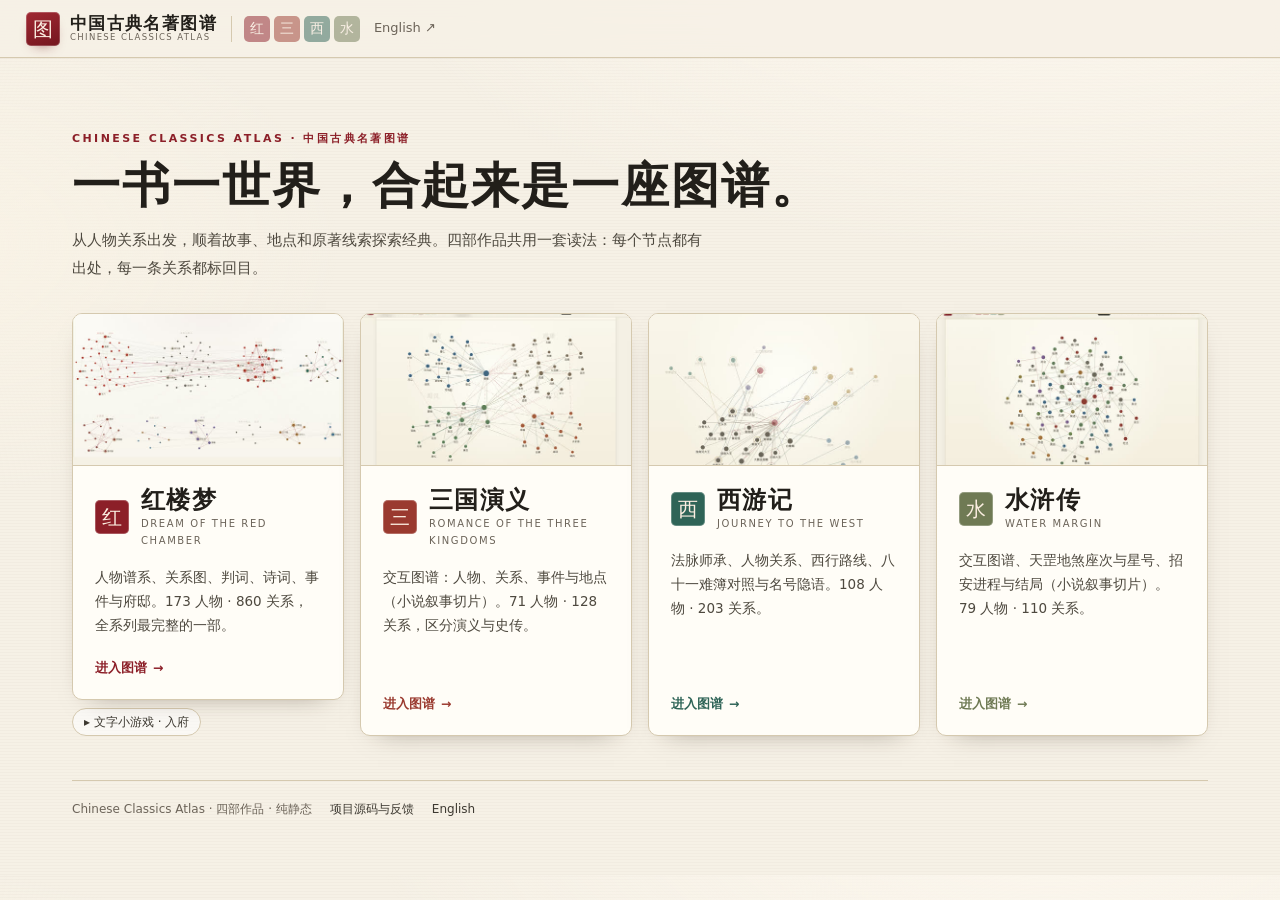
<file: index.html>
<!doctype html>
<html lang="zh-CN" data-work="hub">
<head>
<meta charset="utf-8">
<meta name="viewport" content="width=device-width, initial-scale=1">
<title>Chinese Classics Atlas · 中国古典名著图谱</title>
<meta name="description" content="在一座图谱里探索中国古典名著的人物、关系、事件与地点：红楼梦、三国演义、西游记、水浒传，431 个人物、1301 条带出处的关系。">
<meta property="og:title" content="Chinese Classics Atlas · 中国古典名著图谱">
<meta property="og:description" content="四大名著的可交互图谱：431 个人物、1301 条带出处的关系，谱系、西行路线、座次与结局，纯静态开源。">
<meta property="og:type" content="website">
<meta property="og:url" content="https://iihao.github.io/chinese-classics-atlas/">
<meta property="og:image" content="https://iihao.github.io/chinese-classics-atlas/docs/social-preview.png">
<meta property="og:locale" content="zh_CN">
<meta name="twitter:card" content="summary_large_image">
<meta name="twitter:title" content="Chinese Classics Atlas · 中国古典名著图谱">
<meta name="twitter:description" content="四大名著的可交互图谱：431 个人物、1301 条带出处的关系。">
<meta name="twitter:image" content="https://iihao.github.io/chinese-classics-atlas/docs/social-preview.png">
<link rel="stylesheet" href="css/atlas.css">
<style>
/* 系列首页：只放首页自己的版式，颜色/字体/控件全部来自 css/atlas.css */
.topbar .brand-text strong { letter-spacing: .08em; }
.hero { padding: clamp(34px, 6vw, 72px) 0 clamp(14px, 2vw, 22px); }
.hero h1 { max-width: 20em; }
.hero .lead { max-width: 640px; }

.grid { display: grid; grid-template-columns: repeat(auto-fit, minmax(268px, 1fr)); gap: 16px; margin: 8px 0 0; }
.work { display: flex; flex-direction: column; gap: 8px; min-width: 0; height: 100%; }
.card {
  position: relative; display: flex; flex-direction: column; gap: 6px;
  flex: 1; padding: 0 22px 20px; overflow: hidden;
  background: var(--card); border: 1px solid var(--line); border-radius: var(--r-md);
  color: inherit; box-shadow: var(--shadow-2);
  transition: transform .18s ease, box-shadow .18s ease, border-color .18s ease;
}
/* 卡片顶部的关系图缩略图：给"这是什么"一个 3 秒答案 */
.card .thumb {
  margin: 0 -22px 14px; aspect-ratio: 16 / 9; overflow: hidden;
  background: linear-gradient(#f7f2e8, #f2ece0);
  border-bottom: 1px solid var(--line);
  /* 缩略图取原图中部偏上：图谱主体在中间，边缘是留白 */
  display: block; position: relative;
}
.card .thumb img {
  width: 100%; height: 100%; display: block;
  object-fit: cover; object-position: 50% 42%;
  transition: transform .35s ease;
}
.card:hover .thumb img { transform: scale(1.035); }
/* 四张卡片高度对齐：标题与正文区固定行数，避免参差 */
.card p { min-height: 5.4em; }
.card:hover, .card:focus-visible { transform: translateY(-2px); border-color: var(--c); box-shadow: 0 16px 34px -20px rgba(50, 34, 20, .6); color: inherit; }
.card-head { display: flex; align-items: center; gap: 12px; }
.card .seal { background: var(--c); box-shadow: inset 0 0 0 1px rgba(255,255,255,.25); }
.card h2 { font-family: var(--serif); font-size: 24px; letter-spacing: .06em; line-height: 1.2; }
.card .en { font-size: 10px; letter-spacing: .16em; color: var(--ink-3); text-transform: uppercase; }
.card p { margin: 10px 0 0; font-size: 13.5px; line-height: 1.8; color: #4e493f; }
.card .go { margin-top: auto; padding-top: 14px; display: inline-flex; align-items: center; gap: 6px; font-size: 12.5px; font-weight: 600; color: var(--c); }
.card .go::after { content: "→"; transition: transform .18s ease; }
.card:hover .go::after { transform: translateX(3px); }
.game-link {
  display: inline-flex; align-items: center; gap: 6px; width: fit-content;
  height: 28px; padding: 0 11px;
  font-size: 12px; color: var(--ink-2);
  background: rgba(255,255,255,.6); border: 1px solid var(--line); border-radius: 999px;
}
.game-link:hover { border-color: var(--c); color: var(--c); }

/* 每部作品的身份色，与顶栏的作品切换一致 */
[data-work="honglou"] { --c: var(--c-honglou); }
[data-work="sanguo"] { --c: var(--c-sanguo); }
[data-work="xiyou"] { --c: var(--c-xiyou); }
[data-work="shuihu"] { --c: var(--c-shuihu); }

.hub-foot { display: flex; flex-wrap: wrap; align-items: center; gap: 10px 18px; margin-top: 44px; padding-top: 18px; border-top: 1px solid var(--line); font-size: 12px; color: var(--ink-3); }
.hub-foot a { color: var(--ink-2); }
.hub-foot a:hover { color: var(--seal); }
@media (max-width: 640px) {
  .hero h1 { font-size: clamp(26px, 7.4vw, 32px); }
  .card { padding: 18px; }
}
</style>
</head>
<body>

<header class="topbar">
  <a class="brand" href="./" aria-label="中国古典名著图谱首页">
    <span class="seal">图</span>
    <span class="brand-text"><strong>中国古典名著图谱</strong><small>CHINESE CLASSICS ATLAS</small></span>
  </a>
  <nav class="workswitch" aria-label="切换作品">
    <a class="ws-honglou" href="works/honglou/" title="红楼梦">红</a>
    <a class="ws-sanguo" href="works/sanguo/" title="三国演义">三</a>
    <a class="ws-xiyou" href="works/xiyou/" title="西游记">西</a>
    <a class="ws-shuihu" href="works/shuihu/" title="水浒传">水</a>
  </nav>
  <a class="back" href="en/" hreflang="en">English ↗</a>
</header>

<main>
  <section class="hero">
    <p class="eyebrow">CHINESE CLASSICS ATLAS · 中国古典名著图谱</p>
    <h1>一书一世界，合起来是一座图谱。</h1>
    <p class="lead">从人物关系出发，顺着故事、地点和原著线索探索经典。四部作品共用一套读法：每个节点都有出处，每一条关系都标回目。</p>
  </section>

  <!-- 作品卡片是静态 HTML：无 JS、爬虫与分享抓取都能直接读到。
       新增作品时请同步 works/catalog.json 与此处的卡片。 -->
  <div id="works" class="grid">
    <div class="work">
      <a class="card" href="works/honglou/" data-work="honglou">
        <span class="thumb"><img src="docs/cards/honglou.jpg" alt="红楼梦人物关系图谱：贾府谱系与人物关系" loading="lazy" width="560" height="315"></span>
        <div class="card-head">
          <span class="seal">红</span>
          <div>
            <h2>红楼梦</h2>
            <div class="en">Dream of the Red Chamber</div>
          </div>
        </div>
        <p>人物谱系、关系图、判词、诗词、事件与府邸。173 人物 · 860 关系，全系列最完整的一部。</p>
        <span class="go">进入图谱</span>
      </a>
      <a class="game-link" href="works/honglou/game/" data-work="honglou">▸ 文字小游戏 · 入府</a>
    </div>

    <div class="work">
      <a class="card" href="works/sanguo/" data-work="sanguo">
        <span class="thumb"><img src="docs/cards/sanguo.jpg" alt="三国演义人物关系图谱：魏蜀吴群雄四方势力" loading="lazy" width="560" height="315"></span>
        <div class="card-head">
          <span class="seal">三</span>
          <div>
            <h2>三国演义</h2>
            <div class="en">Romance of the Three Kingdoms</div>
          </div>
        </div>
        <p>交互图谱：人物、关系、事件与地点（小说叙事切片）。71 人物 · 128 关系，区分演义与史传。</p>
        <span class="go">进入图谱</span>
      </a>
    </div>

    <div class="work">
      <a class="card" href="works/xiyou/" data-work="xiyou">
        <span class="thumb"><img src="docs/cards/xiyou.jpg" alt="西游记人物关系图谱：取经团队与法脉师承" loading="lazy" width="560" height="315"></span>
        <div class="card-head">
          <span class="seal">西</span>
          <div>
            <h2>西游记</h2>
            <div class="en">Journey to the West</div>
          </div>
        </div>
        <p>法脉师承、人物关系、西行路线、八十一难簿对照与名号隐语。108 人物 · 203 关系。</p>
        <span class="go">进入图谱</span>
      </a>
    </div>

    <div class="work">
      <a class="card" href="works/shuihu/" data-work="shuihu">
        <span class="thumb"><img src="docs/cards/shuihu.jpg" alt="水浒传人物关系图谱：一百单八将聚义梁山" loading="lazy" width="560" height="315"></span>
        <div class="card-head">
          <span class="seal">水</span>
          <div>
            <h2>水浒传</h2>
            <div class="en">Water Margin</div>
          </div>
        </div>
        <p>交互图谱、天罡地煞座次与星号、招安进程与结局（小说叙事切片）。79 人物 · 110 关系。</p>
        <span class="go">进入图谱</span>
      </a>
    </div>
  </div>

  <footer class="hub-foot">
    <span>Chinese Classics Atlas · 四部作品 · 纯静态</span>
    <span><a href="https://github.com/iihao/chinese-classics-atlas">项目源码与反馈</a></span>
    <span><a href="en/">English</a></span>
  </footer>
</main>

<script>
(function () {
  // 历史分享链接继续指向红楼，不占用系列首页路由。
  var legacy = location.hash;
  if (legacy && /^#(?:lineage|graph|people|events|fate|riddle|poetry|places|map|chapters|data|item)(?:\/|$)/.test(legacy)) {
    location.replace('works/honglou/' + legacy);
  }
})();
</script>
</body>
</html>
</file>
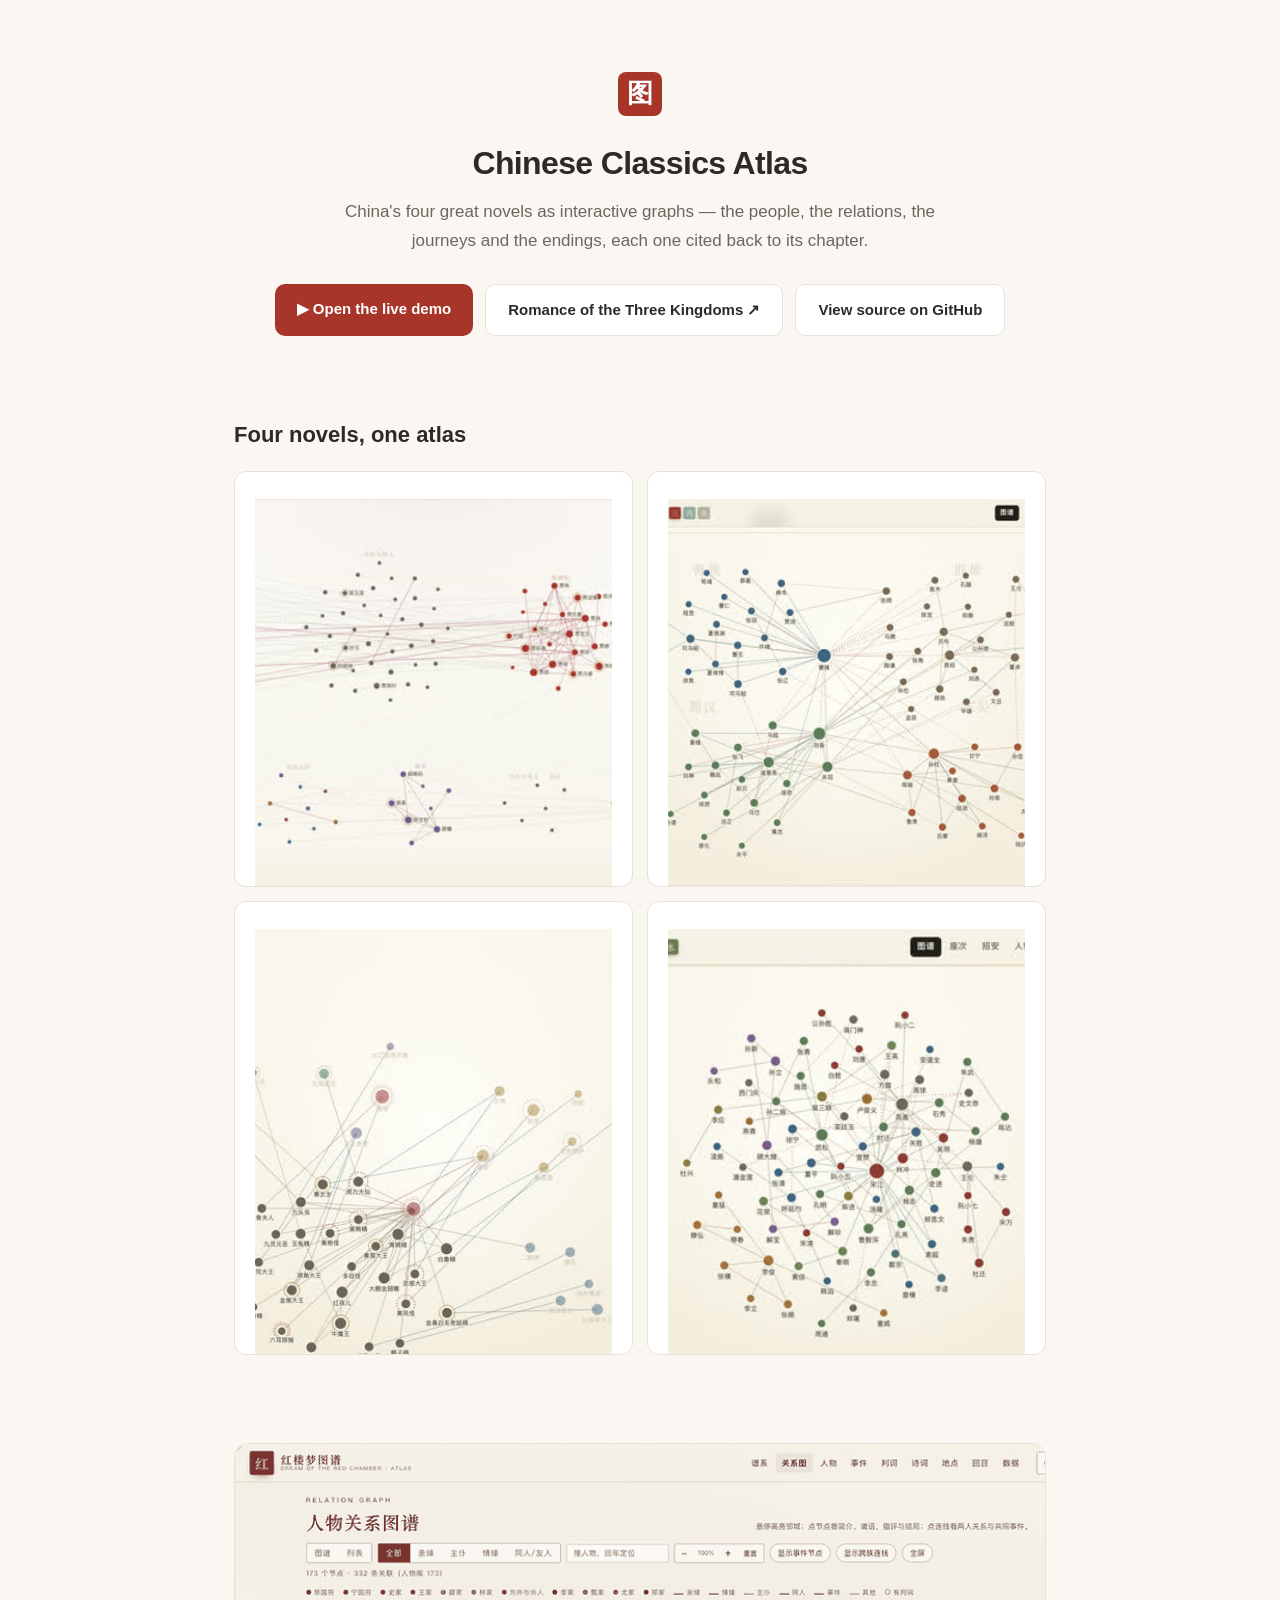
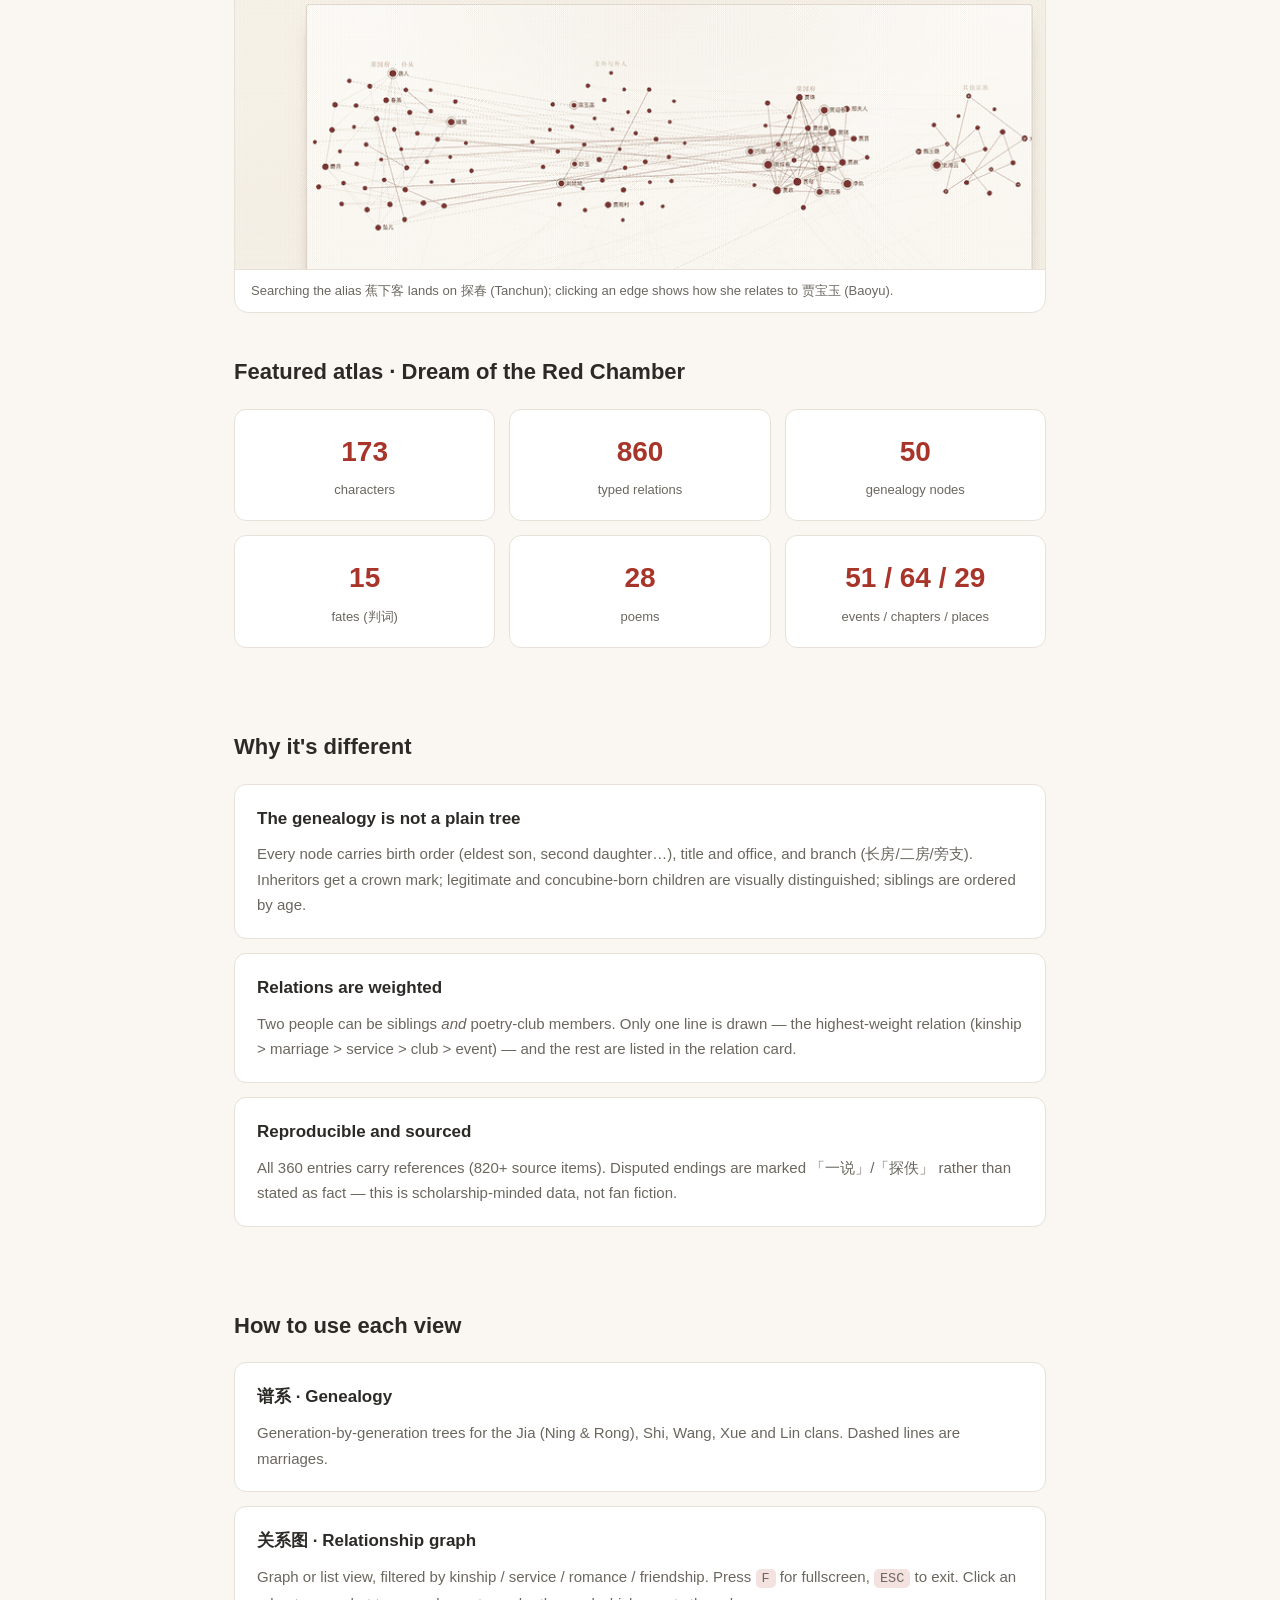
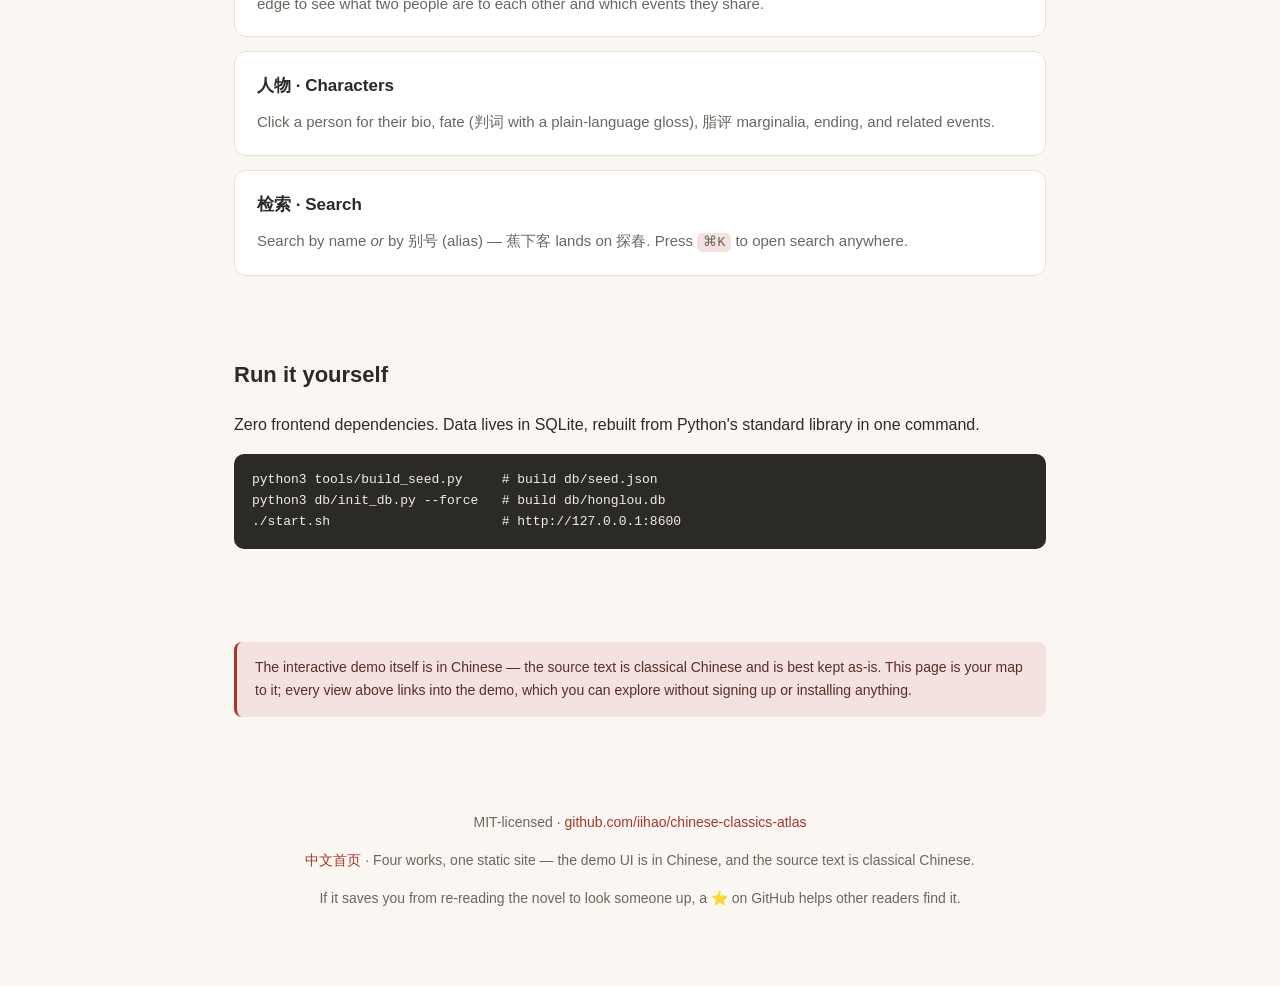
<file: en/index.html>
<!DOCTYPE html>
<html lang="en">
<head>
<meta charset="UTF-8">
<meta name="viewport" content="width=device-width, initial-scale=1">
<title>Chinese Classics Atlas — China's four great novels as interactive graphs</title>
<meta name="description" content="Open, searchable atlases of Dream of the Red Chamber, Romance of the Three Kingdoms, Journey to the West and Water Margin: 431 characters, 1,301 chapter-cited relations. Static site, zero frontend dependencies, MIT.">
<meta property="og:title" content="Chinese Classics Atlas">
<meta property="og:description" content="431 characters and 1,301 chapter-cited relations across China's four great novels — interactive graphs, open source, zero dependency.">
<meta property="og:type" content="website">
<meta property="og:url" content="https://iihao.github.io/chinese-classics-atlas/en/">
<meta property="og:image" content="https://iihao.github.io/chinese-classics-atlas/docs/screenshot-graph.png">
<meta name="twitter:card" content="summary_large_image">
<style>
  :root {
    --bg: #faf7f2;
    --surface: #ffffff;
    --ink: #2c2a26;
    --muted: #6b675f;
    --accent: #a8352a;
    --accent-soft: #f3e2df;
    --border: #e7e1d8;
  }
  * { box-sizing: border-box; }
  body {
    margin: 0; background: var(--bg); color: var(--ink);
    font-family: -apple-system, BlinkMacSystemFont, "Segoe UI", "PingFang SC", "Noto Sans SC", sans-serif;
    line-height: 1.7; -webkit-font-smoothing: antialiased;
  }
  .wrap { max-width: 860px; margin: 0 auto; padding: 0 24px; }
  header.hero { padding: 72px 0 40px; text-align: center; }
  .seal {
    display: inline-block; width: 44px; height: 44px; line-height: 44px;
    background: var(--accent); color: #fff; border-radius: 8px;
    font-family: "Songti SC", "Noto Serif SC", serif; font-size: 26px; font-weight: 700;
  }
  h1 { font-size: 32px; margin: 20px 0 8px; font-weight: 700; letter-spacing: -0.02em; }
  .subtitle { color: var(--muted); font-size: 17px; max-width: 620px; margin: 0 auto; }
  .cta-row { margin: 28px 0 0; display: flex; gap: 12px; justify-content: center; flex-wrap: wrap; }
  .btn {
    display: inline-block; padding: 12px 22px; border-radius: 10px; text-decoration: none;
    font-weight: 600; font-size: 15px; transition: transform .08s ease, box-shadow .08s ease;
  }
  .btn.primary { background: var(--accent); color: #fff; }
  .btn.ghost { background: var(--surface); color: var(--ink); border: 1px solid var(--border); }
  .btn:hover { transform: translateY(-1px); box-shadow: 0 4px 14px rgba(0,0,0,.08); }
  .media { margin: 48px 0 0; border-radius: 14px; overflow: hidden; border: 1px solid var(--border); background: #fff; }
  .media img { display: block; width: 100%; height: auto; }
  .media .caption { padding: 10px 16px; font-size: 13px; color: var(--muted); border-top: 1px solid var(--border); }
  section { padding: 40px 0; }
  h2 { font-size: 22px; margin: 0 0 18px; font-weight: 700; }
  .grid { display: grid; grid-template-columns: repeat(3, 1fr); gap: 14px; }
  .stat { background: var(--surface); border: 1px solid var(--border); border-radius: 12px; padding: 18px; text-align: center; }
  .stat b { display: block; font-size: 28px; color: var(--accent); font-weight: 700; }
  .stat span { font-size: 13px; color: var(--muted); }
  .cards { display: grid; grid-template-columns: 1fr; gap: 14px; }
  .works { display: grid; grid-template-columns: repeat(2, 1fr); gap: 14px; }
  .work-card {
    display: block; background: var(--surface); border: 1px solid var(--border);
    border-radius: 12px; padding: 0 20px 18px; overflow: hidden;
    text-decoration: none; color: inherit;
    transition: transform .08s ease, box-shadow .08s ease, border-color .08s ease;
  }
  .work-card .thumb { margin: 0 -20px 14px; aspect-ratio: 16 / 9; overflow: hidden; background: #f6f1e7; border-bottom: 1px solid var(--border); }
  .work-card .thumb img { width: 100%; height: 100%; object-fit: cover; display: block; transition: transform .3s ease; }
  .work-card:hover .thumb img { transform: scale(1.035); }
  .work-card:hover { transform: translateY(-1px); box-shadow: 0 4px 14px rgba(0,0,0,.08); border-color: var(--accent); }
  .work-card h3 { margin: 0 0 4px; font-size: 17px; }
  .work-card .zh { color: var(--muted); font-size: 13px; font-weight: 400; }
  .work-card p { margin: 6px 0 0; color: var(--muted); font-size: 14px; }
  .work-card .n { display: block; margin-top: 10px; font-size: 12px; color: var(--accent); }
  @media (max-width: 640px) { .works { grid-template-columns: 1fr; } }
  .card { background: var(--surface); border: 1px solid var(--border); border-radius: 12px; padding: 20px 22px; }
  .card h3 { margin: 0 0 8px; font-size: 17px; }
  .card p { margin: 0; color: var(--muted); font-size: 15px; }
  code { background: var(--accent-soft); padding: 2px 6px; border-radius: 5px; font-size: 0.9em; }
  pre { background: #2c2a26; color: #f2efe9; padding: 16px 18px; border-radius: 10px; overflow-x: auto; font-size: 13px; line-height: 1.6; }
  .note { background: var(--accent-soft); border-left: 3px solid var(--accent); border-radius: 8px; padding: 14px 18px; font-size: 14px; color: #5c2c27; }
  footer { padding: 40px 0 64px; text-align: center; color: var(--muted); font-size: 14px; }
  footer a { color: var(--accent); text-decoration: none; }
  @media (max-width: 640px) {
    h1 { font-size: 26px; }
    .grid { grid-template-columns: repeat(2, 1fr); }
  }
</style>
</head>
<body>

<header class="hero">
  <div class="wrap">
    <span class="seal">图</span>
    <h1>Chinese Classics Atlas</h1>
    <p class="subtitle">China's four great novels as interactive graphs — the people, the relations,
    the journeys and the endings, each one cited back to its chapter.</p>
    <div class="cta-row">
      <a class="btn primary" href="../works/honglou/">▶ Open the live demo</a>
      <a class="btn ghost" href="../works/sanguo/">Romance of the Three Kingdoms ↗</a>
      <a class="btn ghost" href="https://github.com/iihao/chinese-classics-atlas">View source on GitHub</a>
    </div>
  </div>
</header>

<section id="series">
  <div class="wrap">
    <h2>Four novels, one atlas</h2>
    <div class="works">
      <a class="work-card" href="../works/honglou/">
        <span class="thumb"><img src="../docs/cards/honglou.jpg" alt="Dream of the Red Chamber and the Jia household" loading="lazy" width="560" height="315"></span>
        <h3>Dream of the Red Chamber <span class="zh">红楼梦</span></h3>
        <p>Genealogy, relationship graph, fates and poems — the most complete atlas in the series.</p>
        <span class="n">173 characters · 860 relations</span>
      </a>
      <a class="work-card" href="../works/sanguo/">
        <span class="thumb"><img src="../docs/cards/sanguo.jpg" alt="Three Kingdoms factions: Wei, Shu, Wu and the warlords" loading="lazy" width="560" height="315"></span>
        <h3>Romance of the Three Kingdoms <span class="zh">三国演义</span></h3>
        <p>From the Peach Garden Oath to Wuzhang Plains, with novel-vs-history notes on every entry.</p>
        <span class="n">71 characters · 128 relations · preview slice</span>
      </a>
      <a class="work-card" href="../works/xiyou/">
        <span class="thumb"><img src="../docs/cards/xiyou.jpg" alt="Journey to the West: the pilgrimage and its lineages" loading="lazy" width="560" height="315"></span>
        <h3>Journey to the West <span class="zh">西游记</span></h3>
        <p>Master-and-disciple lineages, the westward route, and the 81 trials mapped to the chapters.</p>
        <span class="n">108 characters · 203 relations</span>
      </a>
      <a class="work-card" href="../works/shuihu/">
        <span class="thumb"><img src="../docs/cards/shuihu.jpg" alt="Water Margin: the 108 heroes of Liangshan" loading="lazy" width="560" height="315"></span>
        <h3>Water Margin <span class="zh">水浒传</span></h3>
        <p>The Liangshan ranks and star names, the amnesty campaign, and how each hero ends.</p>
        <span class="n">79 characters · 110 relations</span>
      </a>
    </div>
  </div>
</section>

<div class="wrap">
  <div class="media">
    <img src="../docs/demo.gif" alt="Animated demo: searching 蕉下客 locates Tanchun, then clicking an edge shows the relation between Baoyu and Tanchun">
    <div class="caption">Searching the alias 蕉下客 lands on 探春 (Tanchun); clicking an edge shows how she relates to 贾宝玉 (Baoyu).</div>
  </div>
</div>

<section>
  <div class="wrap">
    <h2>Featured atlas · Dream of the Red Chamber</h2>
    <div class="grid">
      <div class="stat"><b>173</b><span>characters</span></div>
      <div class="stat"><b>860</b><span>typed relations</span></div>
      <div class="stat"><b>50</b><span>genealogy nodes</span></div>
      <div class="stat"><b>15</b><span>fates (判词)</span></div>
      <div class="stat"><b>28</b><span>poems</span></div>
      <div class="stat"><b>51 / 64 / 29</b><span>events / chapters / places</span></div>
    </div>
  </div>
</section>

<section>
  <div class="wrap">
    <h2>Why it's different</h2>
    <div class="cards">
      <div class="card">
        <h3>The genealogy is not a plain tree</h3>
        <p>Every node carries birth order (eldest son, second daughter…), title and office, and branch
        (长房/二房/旁支). Inheritors get a crown mark; legitimate and concubine-born children are visually
        distinguished; siblings are ordered by age.</p>
      </div>
      <div class="card">
        <h3>Relations are weighted</h3>
        <p>Two people can be siblings <em>and</em> poetry-club members. Only one line is drawn — the
        highest-weight relation (kinship &gt; marriage &gt; service &gt; club &gt; event) — and the rest are
        listed in the relation card.</p>
      </div>
      <div class="card">
        <h3>Reproducible and sourced</h3>
        <p>All 360 entries carry references (820+ source items). Disputed endings are marked 「一说」/「探佚」
        rather than stated as fact — this is scholarship-minded data, not fan fiction.</p>
      </div>
    </div>
  </div>
</section>

<section>
  <div class="wrap">
    <h2>How to use each view</h2>
    <div class="cards">
      <div class="card"><h3>谱系 · Genealogy</h3><p>Generation-by-generation trees for the Jia (Ning &amp; Rong), Shi, Wang, Xue and Lin clans. Dashed lines are marriages.</p></div>
      <div class="card"><h3>关系图 · Relationship graph</h3><p>Graph or list view, filtered by kinship / service / romance / friendship. Press <code>F</code> for fullscreen, <code>ESC</code> to exit. Click an edge to see what two people are to each other and which events they share.</p></div>
      <div class="card"><h3>人物 · Characters</h3><p>Click a person for their bio, fate (判词 with a plain-language gloss), 脂评 marginalia, ending, and related events.</p></div>
      <div class="card"><h3>检索 · Search</h3><p>Search by name <em>or</em> by 别号 (alias) — 蕉下客 lands on 探春. Press <code>⌘K</code> to open search anywhere.</p></div>
    </div>
  </div>
</section>

<section>
  <div class="wrap">
    <h2>Run it yourself</h2>
    <p>Zero frontend dependencies. Data lives in SQLite, rebuilt from Python's standard library in one command.</p>
    <pre>python3 tools/build_seed.py     # build db/seed.json
python3 db/init_db.py --force   # build db/honglou.db
./start.sh                      # http://127.0.0.1:8600</pre>
  </div>
</section>

<section>
  <div class="wrap">
    <div class="note">
      The interactive demo itself is in Chinese — the source text is classical Chinese and is best kept
      as-is. This page is your map to it; every view above links into the demo, which you can explore
      without signing up or installing anything.
    </div>
  </div>
</section>

<footer>
  <div class="wrap">
    <p>MIT-licensed · <a href="https://github.com/iihao/chinese-classics-atlas">github.com/iihao/chinese-classics-atlas</a></p>
    <p><a href="../">中文首页</a> · Four works, one static site — the demo UI is in Chinese, and the source text is classical Chinese.</p>
    <p>If it saves you from re-reading the novel to look someone up, a ⭐ on GitHub helps other readers find it.</p>
  </div>
</footer>

</body>
</html>
</file>
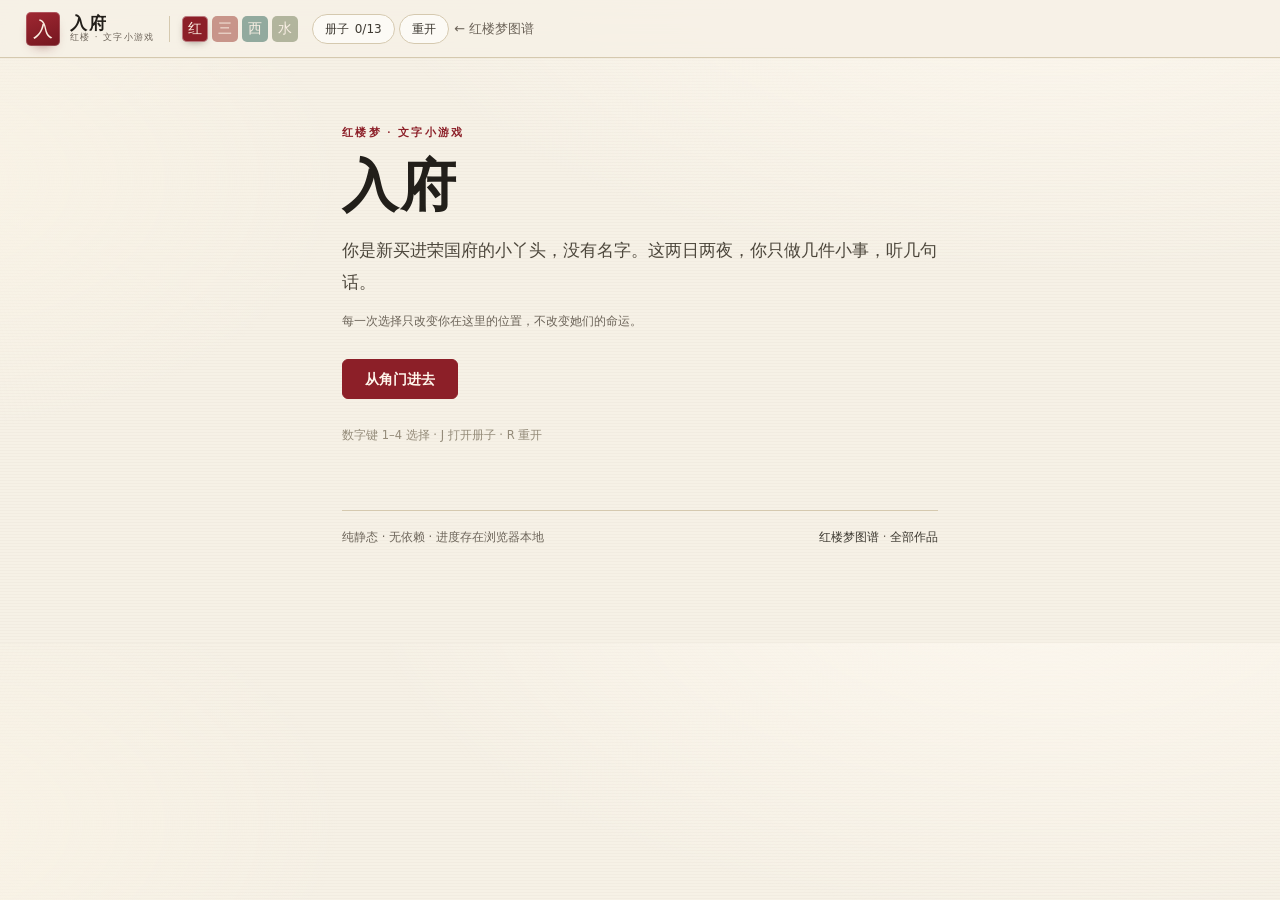
<file: works/honglou/game/index.html>
<!doctype html>
<html lang="zh-CN" data-work="honglou">
<head>
<meta charset="utf-8">
<meta name="viewport" content="width=device-width, initial-scale=1">
<title>入府 · 红楼梦文字小游戏 | Chinese Classics Atlas</title>
<meta name="description" content="第一人称文字小游戏：你是新买进荣国府的小丫头。两日两夜，七场戏，几番话，四个去处。">
<meta name="theme-color" content="#f6f1e6">
<meta property="og:title" content="入府 · 红楼梦文字小游戏">
<meta property="og:description" content="你扮演一个新入府的小丫头，从角门到怡红院，听见、看见，也做几件小事。">
<meta property="og:type" content="website">
<meta property="og:url" content="https://iihao.github.io/chinese-classics-atlas/works/honglou/game/">
<meta property="og:image" content="https://iihao.github.io/chinese-classics-atlas/docs/screenshot-game.png">
<meta property="og:image:width" content="1080">
<meta property="og:image:height" content="700">
<meta property="og:image:alt" content="入府：红楼梦文字小游戏中的场景与选项">
<meta name="twitter:card" content="summary_large_image">
<meta name="twitter:title" content="入府 · 红楼梦文字小游戏">
<meta name="twitter:description" content="你扮演一个新入府的小丫头，从角门到怡红院，听见、看见，也做几件小事。">
<meta name="twitter:image" content="https://iihao.github.io/chinese-classics-atlas/docs/screenshot-game.png">
<link rel="stylesheet" href="../../../css/honglou-game.css">
<link rel="stylesheet" href="../../../css/atlas.css">
</head>
<body>

<header class="topbar">
  <a class="brand" href="./" aria-label="入府 · 首页">
    <span class="seal">入</span>
    <span class="brand-text"><strong>入府</strong><small>红楼 · 文字小游戏</small></span>
  </a>
  <nav class="workswitch" aria-label="切换作品">
    <a class="ws-honglou" href="../" title="红楼梦图谱" aria-current="page">红</a>
    <a class="ws-sanguo" href="../../sanguo/" title="三国演义">三</a>
    <a class="ws-xiyou" href="../../xiyou/" title="西游记">西</a>
    <a class="ws-shuihu" href="../../shuihu/" title="水浒传">水</a>
  </nav>
  <div class="gtools">
    <button type="button" id="journalBtn" class="chip">册子 <span id="journalCount">0/0</span></button>
    <button type="button" id="restartBtn" class="chip">重开</button>
    <a class="back" href="../">← 红楼梦图谱</a>
  </div>
</header>

<main class="stage">
  <noscript><p class="notice">这个小游戏需要 JavaScript。</p></noscript>

  <section id="intro" class="intro" hidden>
    <p class="eyebrow">红楼梦 · 文字小游戏</p>
    <h1 id="gameTitle">入府</h1>
    <p id="gameIntro" class="lead"></p>
    <p class="hint">每一次选择只改变你在这里的位置，不改变她们的命运。</p>
    <div class="intro-actions">
      <button type="button" id="startBtn" class="primary">从角门进去</button>
      <button type="button" id="resumeBtn" class="ghost" hidden>继续上次</button>
    </div>
    <p class="keys">数字键 1–4 选择 · J 打开册子 · R 重开</p>
  </section>

  <section id="play" class="play" hidden>
    <div class="chapter">
      <span id="sceneChapter"></span>
      <span class="dot">·</span>
      <span id="scenePlace"></span>
    </div>
    <div id="gprog" class="gprog"></div>
    <h2 id="sceneTitle" tabindex="-1"></h2>
    <div id="sceneText" class="prose" aria-live="polite"></div>
    <div id="choices" class="choices" role="group" aria-label="选择"></div>
    <p class="turn-hint" id="turnHint"></p>
  </section>

  <section id="ending" class="ending" hidden>
    <p class="eyebrow">结局</p>
    <h2 id="endingTitle" tabindex="-1"></h2>
    <div id="endingText" class="prose"></div>
    <div id="endingMeters" class="meters"></div>
    <p id="endingNote" class="note"></p>
    <div class="ending-actions">
      <button type="button" id="againBtn" class="primary">再走一遍</button>
      <a class="ghost" href="../">回到图谱</a>
    </div>
  </section>
  <footer class="gfoot">
    <span>纯静态 · 无依赖 · 进度存在浏览器本地</span>
    <span><a href="../">红楼梦图谱</a> · <a href="../../">全部作品</a></span>
  </footer>
</main>

<aside id="journal" class="drawer" hidden aria-label="册子">
  <div class="drawer-head">
    <h2>册子</h2>
    <button type="button" id="journalClose" class="chip">合上</button>
  </div>
  <p id="journalNote" class="note"></p>
  <div id="journalList" class="journal-list"></div>
</aside>

<p id="loadError" class="notice" hidden></p>

<script src="../../../js/works/honglou-game.js"></script>
</body>
</html>
</file>
<file: css/atlas.css>
/* ============================================================
   atlas.css — 中国古典名著图谱 · 共享外观层
   ------------------------------------------------------------
   四部作品与系列首页共用同一套纸墨、字体与控件。

   加载顺序：各作品自己的 css 在前，本文件在后 —— 共享规则统一收口在这里，
   作品文件只留自己独有的部分（图谱、谱系、路线、座次、诗词…）。
   想改配色/字号/圆角/工具条，只改这一个文件。

   规范：
     1. 颜色只用 --paper / --ink / --line / --seal / --gold / --jade 这几档，
        不要在作品文件里再写死十六进制（作品专属色除外，见 --c-*）。
     2. 控件高度统一：工具条控件 32px，主按钮 34px，图标按钮 28px。
     3. 所有可聚焦元素共享 --focus 焦点环。
     4. 移动端 980px 以下，导航变成可横向滚动的条，不折叠成菜单。
   ============================================================ */

/* ---------- 1. 设计令牌 ---------- */
:root {
  /* 纸与墨 */
  --paper: #f6f1e6;
  --paper-2: #efe7d6;
  --paper-3: #e5dac3;
  --card: #fffdf7;
  --ink: #221f1a;
  --ink-2: #3d3931;
  --ink-3: #6c6459;
  --line: #d5c9af;
  --line-2: #c8b997;

  /* 朱、金、青 */
  --seal: #8c1f28;
  --seal-2: #a83a41;
  --seal-ink: #fff6ec;
  --gold: #a8823c;
  --jade: #2f6457;

  /* 四部作品的身份色（只用于作品切换与图谱配色） */
  --c-honglou: #8c1f28;
  --c-sanguo: #9a3a2f;
  --c-xiyou: #2f6457;
  --c-shuihu: #6f7a54;

  /* 字 */
  --serif: "Songti SC", "Noto Serif SC", "Source Han Serif SC", "STSong", Georgia, serif;
  --sans: "PingFang SC", "Hiragino Sans GB", "Noto Sans SC", system-ui, sans-serif;

  /* 尺 */
  --nav-h: 58px;
  --r-sm: 6px;
  --r-md: 10px;
  --r-lg: 14px;
  --shadow: 0 1px 0 rgba(255, 255, 255, .6) inset, 0 14px 34px -24px rgba(50, 34, 20, .7);
  --shadow-2: 0 10px 26px -18px rgba(50, 34, 20, .55);
  --focus: 0 0 0 3px rgba(140, 31, 40, .16);

  /* 兼容旧变量名：红楼用 --red，三部用 --seal */
  --red: var(--seal);
  --red-2: var(--seal-2);
  --muted: var(--ink-3);
  --violet: #5f5580;
  color-scheme: light;
}

/* 四部作品的身份色：页面用 <html data-work="…"> 声明，作品 css 里不再写调色板 */
html[data-work="honglou"] { --seal: #8c1f28; --seal-2: #a83a41; --gold: #a8823c; --jade: #2f6457; }
html[data-work="sanguo"]  { --seal: #9a3a2f; --seal-2: #b04a3c; --gold: #a47c3f;
  --shu: #5c7d57; --wei: #3f6480; --wu: #a45a3a; --qun: #7a6953; }
html[data-work="xiyou"]   { --seal: #8c1f28; --seal-2: #a83a41; --gold: #a8823c; --jade: #2f6457; }
html[data-work="shuihu"]  { --seal: #7c3b2e; --seal-2: #96493a; --gold: #9a7b3c; --reeds: #6f7a54;
  --shu: #5c7d57; --wei: #3f6480; --wu: #a45a3a; --qun: #7a6953; }

/* ---------- 2. 底子 ---------- */
*, *::before, *::after { box-sizing: border-box; }
[hidden] { display: none !important; }
html { -webkit-text-size-adjust: 100%; }
body {
  margin: 0;
  color: var(--ink);
  font: 15px/1.7 var(--sans);
  background:
    radial-gradient(1100px 520px at 82% -8%, #fcf7ee 0, transparent 62%),
    radial-gradient(800px 460px at -8% 28%, #f9f3e6 0, transparent 55%),
    repeating-linear-gradient(0deg, rgba(120, 96, 64, .03) 0 1px, transparent 1px 3px),
    var(--paper);
  -webkit-font-smoothing: antialiased;
}
a { color: var(--seal); text-decoration: none; }
a:hover { color: var(--seal-2); }
button, input, select, textarea { font: inherit; color: inherit; }
h1, h2, h3, h4 { font-family: var(--serif); font-weight: 600; letter-spacing: .02em; margin: 0; }
::selection { background: #e8d8c3; }
mark { background: rgba(168, 130, 60, .3); border-radius: 2px; padding: 0 1px; }
/* 焦点环：键盘可见，鼠标不打扰 */
:focus-visible { outline: 2px solid var(--seal); outline-offset: 2px; border-radius: 4px; }
input:focus-visible, textarea:focus-visible, select:focus-visible { outline: none; }
/* 吸顶导航底下跳锚点，别把标题盖住 */
[id] { scroll-margin-top: calc(var(--nav-h) + 14px); }
@media (prefers-reduced-motion: reduce) {
  *, *::before, *::after { animation-duration: .001ms !important; transition-duration: .001ms !important; scroll-behavior: auto !important; }
}

/* ---------- 3. 顶栏 ---------- */
.topbar {
  position: sticky; top: 0; z-index: 60;
  display: flex; align-items: center; gap: 14px;
  min-height: var(--nav-h); padding: 0 clamp(12px, 3vw, 26px);
  background: rgba(246, 241, 230, .88);
  border-bottom: 1px solid var(--line);
  box-shadow: 0 1px 0 rgba(120, 96, 64, .04);
  backdrop-filter: blur(14px) saturate(1.1);
}
.brand { display: flex; align-items: center; gap: 10px; flex: none; color: var(--ink); }
.brand:hover { color: var(--ink); }
.seal {
  width: 34px; height: 34px; flex: none;
  display: grid; place-items: center;
  border-radius: 5px;
  background: linear-gradient(160deg, #a02832, #74161f);
  color: #fbeee1;
  font-family: var(--serif); font-size: 20px; line-height: 1;
  box-shadow: inset 0 0 0 1px rgba(255, 255, 255, .22), 0 6px 14px -9px rgba(110, 20, 26, .9);
}
.seal.small { width: 26px; height: 26px; font-size: 15px; border-radius: 4px; }
.brand-text { display: flex; flex-direction: column; line-height: 1.15; }
.brand-text strong { font-family: var(--serif); font-size: 17px; letter-spacing: .1em; }
.brand-text small { font-size: 8.5px; letter-spacing: .16em; color: var(--ink-3); }

/* 导航：链接和按钮同款（红楼用 a，三部用 button） */
.mainnav {
  display: flex; align-items: center; gap: 2px;
  margin-left: auto; min-width: 0;
  overflow-x: auto; scrollbar-width: none;
}
.mainnav::-webkit-scrollbar { display: none; }
.mainnav > a, .mainnav > button {
  flex: none;
  display: inline-flex; align-items: center; height: 32px; padding: 0 11px;
  border: 0; border-radius: var(--r-sm); background: none;
  color: var(--ink-3); font-size: 13.5px; font-weight: 600; letter-spacing: .03em;
  white-space: nowrap; cursor: pointer;
  transition: background .15s ease, color .15s ease;
}
.mainnav > a:hover, .mainnav > button:hover { color: var(--ink); background: rgba(140, 31, 40, .07); }
.mainnav > a.active, .mainnav > a[aria-current="page"],
.mainnav > button.on { color: #fff; background: var(--ink); }

/* 系列切换：四部作品 + 首页，同一个位置、同一套尺寸 */
.workswitch { display: flex; align-items: center; gap: 4px; flex: none; padding-left: 12px; border-left: 1px solid var(--line); }
.workswitch a {
  width: 26px; height: 26px; display: grid; place-items: center;
  border-radius: 5px; color: #fbeee1;
  font-family: var(--serif); font-size: 14px; line-height: 1;
  opacity: .5; text-decoration: none;
  transition: opacity .15s ease, transform .15s ease;
}
.workswitch a:hover { opacity: .92; transform: translateY(-1px); color: #fbeee1; }
.workswitch a[aria-current="page"] { opacity: 1; box-shadow: inset 0 0 0 1px rgba(255, 255, 255, .4), 0 3px 8px -4px rgba(50, 34, 20, .6); }
.ws-honglou { background: var(--c-honglou); }
.ws-sanguo { background: var(--c-sanguo); }
.ws-xiyou { background: var(--c-xiyou); }
.ws-shuihu { background: var(--c-shuihu); }
.ws-home { background: var(--ink-2); font-size: 13px; }

.back { flex: none; font-size: 13px; color: var(--ink-3); white-space: nowrap; }
.back:hover { color: var(--seal); }
.search-btn {
  display: inline-flex; align-items: center; gap: 7px; flex: none;
  height: 32px; padding: 0 11px;
  border: 1px solid var(--line-2); border-radius: var(--r-sm);
  background: rgba(255, 255, 255, .55);
  font-size: 12px; color: var(--ink-3); cursor: pointer;
  transition: border-color .15s ease, color .15s ease;
}
.search-btn:hover { border-color: var(--seal); color: var(--seal); }
.search-btn::before { content: "⌕"; font-size: 16px; line-height: 1; }
kbd {
  font-family: var(--sans); font-size: 10px; line-height: 1;
  padding: 3px 5px; border: 1px solid var(--line-2); border-bottom-width: 2px;
  border-radius: 4px; background: #fffaef; color: var(--ink-3);
}
.icon-btn { display: none; }

/* ---------- 4. 页面骨架 ---------- */
main { max-width: 1200px; margin: 0 auto; padding: 0 clamp(16px, 4vw, 32px) 56px; }
.wrap { max-width: 1200px; margin: 0 auto; padding: 0 clamp(16px, 4vw, 32px) 56px; }

/* 首屏 / 页头：三部用 .hero，红楼用 .page-head，规格一致 */
.hero, .page-head { padding: clamp(28px, 4.6vw, 52px) 0 clamp(16px, 2.4vw, 24px); }
.hero h1, .page-head h1 {
  font-family: var(--serif);
  font-size: clamp(30px, 4.2vw, 48px); line-height: 1.14; letter-spacing: .04em;
}
.hero h1 small, .page-head h1 small {
  display: inline-block; margin-left: 12px;
  font: 400 13px/1.5 var(--sans); letter-spacing: .06em; color: var(--ink-3);
  vertical-align: middle;
}
.eyebrow, .page-head .eyebrow {
  margin: 0 0 10px; color: var(--seal);
  font-size: 11px; font-weight: 700; letter-spacing: .22em; text-transform: uppercase;
}
.lead, .page-head > p:not(.eyebrow) {
  max-width: 760px; margin: 14px 0 0;
  font-size: 15px; line-height: 1.85; color: #4e493f;
}

/* 数据规模 */
.stats { display: flex; flex-wrap: wrap; margin: 22px 0 0; }
.stat { padding: 0 20px; border-left: 1px solid var(--line); }
.stat:first-child { padding-left: 0; border-left: 0; }
.stat b { display: block; font: 700 clamp(22px, 3vw, 30px)/1.15 var(--serif); color: var(--seal); font-variant-numeric: tabular-nums; }
.stat span { font-size: 11px; letter-spacing: .1em; color: var(--ink-3); }

/* 读法 / 说明：带一条金色书签边 */
.notice {
  display: flex; gap: 12px; max-width: 920px; margin: 20px 0 0;
  padding: 13px 16px;
  background: rgba(255, 253, 247, .6);
  border: 1px solid var(--line); border-left: 3px solid var(--gold);
  border-radius: var(--r-sm);
  font-size: 13px; line-height: 1.85; color: #4e493f;
}
.notice b { flex: none; color: var(--gold); letter-spacing: .08em; }
.notice em { font-style: normal; color: var(--seal); font-weight: 600; }

/* ---------- 5. 工具条与控件 ---------- */
.toolbar {
  display: flex; flex-wrap: wrap; align-items: center; gap: 8px;
  padding: 11px 14px;
  border-bottom: 1px solid var(--line);
  background: linear-gradient(180deg, rgba(255, 253, 248, .9), rgba(251, 247, 236, .7));
}
.fbar { display: flex; flex-wrap: wrap; gap: 5px; min-width: 0; }
.relbar { padding-left: 10px; border-left: 1px solid var(--line); }

/* 筛选片 / 开关片 */
.chip, .f-chip {
  display: inline-flex; align-items: center; gap: 6px;
  height: 30px; padding: 0 12px;
  border: 1px solid var(--line); border-radius: 999px;
  background: rgba(255, 255, 255, .6);
  color: var(--ink-2); font-size: 12px; line-height: 1;
  white-space: nowrap; cursor: pointer;
  transition: background .15s ease, border-color .15s ease, color .15s ease;
}
.chip:hover, .f-chip:hover { border-color: var(--seal); color: var(--seal); }
.chip.on, .f-chip.on { background: var(--ink); border-color: var(--ink); color: #fff; }
.chip em { font-style: normal; font-size: 10px; opacity: .7; margin-left: 4px; }
.f-chip .dot { width: 7px; height: 7px; border-radius: 50%; flex: none; }

/* 分段控件：红楼是 .seg-btn，三部是 .seg button */
.seg { display: inline-flex; border: 1px solid var(--line); border-radius: var(--r-sm); overflow: hidden; background: rgba(255, 255, 255, .6); }
.seg button, .seg-btn {
  border: 0; background: none; padding: 0 13px; height: 30px;
  font-size: 12.5px; color: var(--ink-3); cursor: pointer;
  transition: background .15s ease, color .15s ease;
}
.seg button + button, .seg-btn + .seg-btn { border-left: 1px solid var(--line); }
.seg button:hover, .seg-btn:hover { background: rgba(140, 31, 40, .07); color: var(--seal); }
.seg button.on, .seg-btn.on { background: var(--ink); color: #fff; }

/* 搜索框 */
input[type="search"], input[type="text"], select,
.gsearch input, .psearch, .glist-bar input, .palette-input input {
  height: 32px; padding: 0 12px;
  border: 1px solid var(--line-2); border-radius: var(--r-sm);
  background: rgba(255, 255, 255, .7);
  font-size: 13px; outline: none;
  transition: border-color .15s ease, box-shadow .15s ease;
}
input[type="search"]:focus, input[type="text"]:focus, select:focus,
.gsearch input:focus, .psearch:focus, .glist-bar input:focus {
  border-color: var(--seal); box-shadow: var(--focus);
}
.palette-input input { border: 0; background: none; height: auto; padding: 0; }

/* 缩放组 */
.zoom {
  display: inline-flex; align-items: center; gap: 1px; margin-left: auto;
  padding: 2px; border: 1px solid var(--line); border-radius: var(--r-sm);
  background: rgba(255, 255, 255, .6);
}
.zoom button {
  width: 26px; height: 26px; border: 0; border-radius: 4px; background: none;
  color: var(--ink-2); font-size: 14px; line-height: 1; cursor: pointer;
}
.zoom button:hover { background: rgba(140, 31, 40, .08); color: var(--seal); }
.zoom .fit { width: auto; padding: 0 8px; font-size: 11px; }
.zoom span { min-width: 44px; text-align: center; font-size: 11px; color: var(--ink-3); }

/* 计数与小提示 */
#peopleCount, #eventCount, #placesCount,
#gCount, #gHint, .hint {
  font-size: 12px; color: var(--ink-3);
}
#peopleCount, #eventCount, #placesCount { margin-left: auto; white-space: nowrap; }

/* 下拉候选（图谱搜索） */
.slist {
  position: absolute; left: 0; right: 0; top: calc(100% + 5px); z-index: 30;
  max-height: 300px; overflow: auto;
  background: var(--card); border: 1px solid var(--line); border-radius: var(--r-sm);
  box-shadow: var(--shadow-2); padding: 4px;
}
.slist button {
  display: flex; align-items: baseline; gap: 8px; width: 100%;
  padding: 7px 9px; border: 0; border-radius: 5px; background: none;
  text-align: left; font-size: 13px; color: var(--ink); cursor: pointer;
}
.slist button:hover, .slist button.on { background: rgba(140, 31, 40, .07); }
.slist button small { color: var(--ink-3); font-size: 11px; }
.slist-empty { padding: 10px 11px; color: var(--ink-3); font-size: 12px; }

/* 视图卡片：三国/西游/水浒把每个视图包在 main > .panel 里（红楼的 .panel 是视图内的内容块，不受影响） */
main > .panel {
  background: var(--card); border: 1px solid var(--line);
  border-radius: var(--r-md); box-shadow: var(--shadow-2); overflow: hidden;
}
main > .panel + .panel { margin-top: 16px; }
.view { animation: fadeUp .26s ease; }
@keyframes fadeUp { from { opacity: 0; transform: translateY(5px); } to { opacity: 1; transform: none; } }

/* 「全部」筛选片上的三色圆点：一屏之内看得出是"所有势力" */
.f-chip .dot.all { background: linear-gradient(135deg, var(--seal), var(--gold), var(--jade)); }
html[data-work="sanguo"] .f-chip .dot.all { background: linear-gradient(135deg, var(--shu), var(--wei), var(--wu)); }
html[data-work="shuihu"] .f-chip .dot.all { background: linear-gradient(135deg, var(--shu), var(--wei), var(--wu)); }
.slist button i { width: 7px; height: 7px; border-radius: 50%; flex: none; display: inline-block; }

/* 折叠的「依据哪些书」：西游页头下的资料来源 */
#readRefs { margin: 16px 0 0; max-width: 920px; font-size: 12.5px; }
#readRefs summary {
  position: relative; padding-left: 18px; cursor: pointer; list-style: none;
  color: var(--ink-2); letter-spacing: .02em;
}
#readRefs summary::-webkit-details-marker { display: none; }
#readRefs summary::before { content: "＋"; position: absolute; left: 0; color: var(--gold); }
#readRefs[open] summary::before { content: "−"; }
#readRefs ul { margin: 8px 0 0; padding-left: 20px; color: var(--ink-3); line-height: 1.85; }

/* ---------- 5b. 卡片：四部作品里的同名部件对齐 ---------- */
.card, .person, .row, .p-card, .t-item, .place-card, .m-place, .rk-row {
  border-radius: var(--r-md);
  border-color: var(--line);
}
.card, .person, .row, .p-card, .place-card { background: var(--card); }
.card:hover, .person:hover, .row:hover, .p-card:hover, .place-card:hover {
  border-color: var(--line-2); box-shadow: var(--shadow-2);
}
.card h3, .person .pname, .p-card strong { letter-spacing: .04em; }

/* 图谱页脚：左边图例与提示，右边缩放与计数 */
.gf-tools { display: flex; align-items: center; gap: 12px; margin-left: auto; }
.gf-tools .zoom { margin-left: 0; }

/* ---------- 6. 页脚 ---------- */
.foot, .footer {
  display: flex; flex-direction: row; flex-wrap: wrap; align-items: center; justify-content: space-between;
  gap: 8px 18px;
  max-width: 1200px; margin: 0 auto; padding: 22px clamp(16px, 4vw, 32px) 44px;
  border-top: 1px solid var(--line);
  font-size: 12px; color: var(--ink-3);
}
.foot p, .footer p { margin: 0; }
.foot a, .footer a { color: var(--ink-2); }
.foot a:hover, .footer a:hover { color: var(--seal); }
.foot-src { flex-basis: 100%; color: #8b8374; }
.foot-brand { display: flex; align-items: center; gap: 10px; }
.muted { color: var(--ink-3); font-size: 11.5px; letter-spacing: .06em; }

/* 加载失败 */
.load-error { margin: 0; padding: 40px 20px; text-align: center; color: var(--seal); font-size: 14px; }

/* ---------- 7. 响应式 ---------- */
@media (max-width: 1080px) {
  .brand-text small { display: none; }
}
@media (max-width: 980px) {
  /* 两行：品牌 · 作品切换 · 检索 / 导航（横向滚动，不折叠成菜单） */
  .topbar { flex-wrap: wrap; gap: 8px; min-height: 0; padding: 9px 12px 0; }
  .brand { order: 1; }
  .workswitch { order: 2; margin-left: auto; padding-left: 0; border-left: 0; }
  .search-btn { order: 3; }
  .mainnav {
    order: 4; flex: 1 0 100%; margin-left: 0; padding: 0 0 7px;
    display: flex; flex-direction: row; flex-wrap: nowrap; position: static;
    border: 0; background: none;
    -webkit-mask-image: linear-gradient(90deg, transparent 0, #000 12px, #000 calc(100% - 12px), transparent 100%);
    mask-image: linear-gradient(90deg, transparent 0, #000 12px, #000 calc(100% - 12px), transparent 100%);
  }
  .mainnav > a, .mainnav > button { height: 30px; padding: 0 10px; font-size: 13px; }
  .icon-btn, .menu-toggle { display: none !important; }
  .workswitch { padding-left: 8px; }
  .workswitch a { width: 24px; height: 24px; font-size: 13px; }
  .search-btn span { display: none; }
  .search-btn kbd { display: none; }
  .search-btn { padding: 0 9px; }
  .hero, .page-head { padding: 22px 0 14px; }
  .lead, .page-head > p:not(.eyebrow) { font-size: 14px; }
  .foot, .footer { justify-content: flex-start; }
}
@media (max-width: 640px) {
  .topbar { min-height: 52px; gap: 8px; }
  .brand-text strong { font-size: 15px; letter-spacing: .06em; }
  .workswitch { border-left: 0; padding-left: 0; gap: 3px; }
  .back { order: 3; }
  .mainnav { padding-bottom: 6px; }
  .workswitch a { width: 22px; height: 22px; font-size: 12px; border-radius: 4px; }
  .back { display: none; }
  .stats { flex-wrap: nowrap; overflow-x: auto; scrollbar-width: none; }
  .stats::-webkit-scrollbar { display: none; }
  .stat { padding: 0 14px; flex: none; }
  .hero h1, .page-head h1 { font-size: clamp(26px, 8vw, 34px); }
  .toolbar { padding: 9px 11px; gap: 6px; }
  .zoom { margin-left: 0; }
}
</file>
<file: css/honglou-game.css>
/* 红楼梦 · 入府（第一人称文字小游戏）
   顶栏、印章、筛选片、焦点环、断点都在 css/atlas.css；这里只写游戏自己的部件：
   正文栏、进度、选项、结局的三条暗线、册子抽屉。 */

/* ---------- 舞台：正文用宋体，界面字仍用 sans ---------- */
.stage {
  max-width: 660px; margin: 0 auto;
  padding: clamp(26px, 6vw, 64px) clamp(18px, 5vw, 32px) 96px;
  font-family: var(--serif);
  font-size: 16.5px; line-height: 1.95;
}
.stage h1, .stage h2 { font-weight: 700; letter-spacing: .04em; }
#gameTitle { font-size: clamp(38px, 8vw, 56px); margin: 0 0 14px; line-height: 1.2; }
.stage h2 { font-size: clamp(24px, 5vw, 30px); margin: 6px 0 18px; }
.stage h2:focus { outline: none; }
.intro .lead { font-size: 17px; line-height: 1.9; color: #4c463b; margin: 0 0 12px; }
.hint { font-family: var(--sans); font-size: 13px; line-height: 1.8; color: var(--ink-3); margin: 0 0 26px; }
.keys { font-family: var(--sans); font-size: 11.5px; line-height: 1.8; color: #948b79; margin: 26px 0 0; }

/* ---------- 按钮 ---------- */
.intro-actions, .ending-actions { display: flex; flex-wrap: wrap; gap: 10px; align-items: center; }
.primary, .ghost {
  display: inline-flex; align-items: center; justify-content: center;
  height: 40px; padding: 0 22px;
  border-radius: var(--r-sm);
  font-family: var(--sans); font-size: 14px; font-weight: 600; line-height: 1;
  cursor: pointer; text-decoration: none;
  transition: background .15s ease, border-color .15s ease, color .15s ease;
}
.primary { background: var(--seal); border: 1px solid var(--seal); color: var(--seal-ink); }
.primary:hover { background: #7c2a22; border-color: #7c2a22; color: var(--seal-ink); }
.ghost { background: transparent; border: 1px solid var(--line-2); color: var(--ink-2); }
.ghost:hover { border-color: var(--seal); color: var(--seal); }

/* ---------- 场次头与进度 ---------- */
.chapter {
  font-family: var(--sans); font-size: 11.5px; line-height: 1.6;
  letter-spacing: .1em; color: var(--ink-3); margin-bottom: 6px;
}
.chapter .dot { margin: 0 7px; color: #bdb3a0; }
.gprog {
  display: flex; align-items: center; gap: 12px; flex-wrap: wrap;
  margin: 0 0 14px;
}
.gprog-num { font-family: var(--sans); font-size: 11px; letter-spacing: .08em; color: #948b79; }
.gprog-dots { display: inline-flex; align-items: center; gap: 5px; }
.gprog-dots i {
  width: 16px; height: 3px; border-radius: 2px; background: var(--line);
  transition: background .2s ease;
}
.gprog-dots i.on { background: var(--seal); opacity: .45; }
.gprog-dots i.now { opacity: 1; box-shadow: 0 0 0 1px rgba(140, 31, 40, .18); }

/* ---------- 正文与选项 ---------- */
.prose p { margin: 0 0 1.05em; }
.prose p:last-child { margin-bottom: 0; }
.play .prose { margin: 0 0 28px; }

.choices { display: flex; flex-direction: column; gap: 9px; }
.choice {
  display: grid; grid-template-columns: 22px minmax(0, 1fr); column-gap: 10px;
  width: 100%; text-align: left; cursor: pointer;
  padding: 12px 15px;
  background: rgba(255, 253, 247, .72);
  border: 1px solid var(--line); border-radius: var(--r-md);
  font-family: var(--serif); font-size: 16px; line-height: 1.6; color: var(--ink);
  transition: border-color .15s ease, background .15s ease, transform .15s ease;
}
.choice:hover, .choice:focus-visible {
  border-color: var(--gold); background: var(--card);
  transform: translateY(-1px);
}
.choice .num {
  font-family: var(--sans); font-size: 12px; font-weight: 600; line-height: 1.9;
  color: var(--seal); font-variant-numeric: tabular-nums;
}
.choice .label { font-size: 16px; }
.choice .detail {
  grid-column: 2; margin-top: 3px;
  font-family: var(--sans); font-size: 12.5px; line-height: 1.7; color: var(--ink-3);
}
.turn-hint {
  margin: 18px 0 0;
  font-family: var(--sans); font-size: 11.5px; line-height: 1.7; color: #948b79;
}

/* ---------- 结局 ---------- */
.ending h2 { color: var(--seal); }
.meters {
  display: flex; flex-wrap: wrap; gap: 12px 22px;
  margin: 26px 0 0; padding-top: 16px; border-top: 1px solid var(--line);
  font-family: var(--sans); font-size: 12px; line-height: 1.7; color: var(--ink-3);
}
.meter b {
  display: block; margin-bottom: 1px;
  font-family: var(--sans); font-size: 10.5px; font-weight: 600;
  letter-spacing: .1em; color: #948b79;
}
.note {
  margin: 18px 0 0;
  font-family: var(--sans); font-size: 12.5px; line-height: 1.8; color: var(--ink-3);
}
.ending-actions { margin-top: 26px; }
.notice { color: var(--seal); }

/* ---------- 册子 ---------- */
body.drawer-open { overflow: hidden; }
.drawer {
  position: fixed; top: 0; right: 0; bottom: 0; z-index: 80;
  width: min(380px, 100%);
  padding: 20px 22px 32px;
  background: var(--card); border-left: 1px solid var(--line);
  box-shadow: -18px 0 44px rgba(45, 36, 22, .14);
  overflow-y: auto;
  animation: slideIn .2s ease;
}
@keyframes slideIn { from { transform: translateX(18px); opacity: .6; } to { transform: none; opacity: 1; } }
.drawer-head { display: flex; align-items: center; justify-content: space-between; gap: 12px; }
.drawer-head h2 { margin: 0; font-family: var(--serif); font-size: 20px; }
.drawer .note { margin: 8px 0 0; }
.journal-list { margin-top: 12px; }
.jentry { padding: 12px 0; border-bottom: 1px dashed #e6dcc7; }
.jentry:last-child { border-bottom: 0; }
.jentry h3 { margin: 0 0 4px; font-family: var(--serif); font-size: 15px; }
.jentry p { margin: 0 0 4px; font-size: 13.5px; line-height: 1.85; color: #4c463b; }
.jentry small { font-family: var(--sans); font-size: 10.5px; line-height: 1.6; color: #948b79; }
.jempty { margin: 10px 0 0; font-family: var(--sans); font-size: 13px; color: var(--ink-3); }

/* ---------- 页脚 ---------- */
.gfoot {
  display: flex; flex-wrap: wrap; align-items: center; justify-content: space-between;
  gap: 8px 18px; margin-top: 64px; padding-top: 16px;
  border-top: 1px solid var(--line);
  font-family: var(--sans); font-size: 11.5px; line-height: 1.8; color: var(--ink-3);
}
.gfoot a { color: var(--ink-2); }
.gfoot a:hover { color: var(--seal); }

/* ---------- 窄屏 ---------- */
@media (max-width: 980px) {
  /* 顶栏一行：品牌 / 作品切换 / 册子与重开（atlas 里给 a、button 排的 order 不适用于这里） */
  .brand { order: 1; }
  .workswitch { order: 2; margin-left: 0; padding-left: 10px; }
  .gtools { order: 3; margin-left: auto; display: flex; gap: 6px; }
  .workswitch { border-left: 0; }
  .drawer { z-index: 90; }
}
@media (max-width: 760px) {
  .stage { font-size: 17px; padding-top: 24px; }
  .keys { display: none; }
  .gfoot { margin-top: 48px; }
  .gtools .back { display: none; }
  .stage h2 { font-size: 24px; }
  .choice { padding: 11px 13px; }
  .drawer {
    top: auto; height: 74vh; width: 100%;
    border-left: 0; border-top: 1px solid var(--line);
    border-radius: var(--r-lg) var(--r-lg) 0 0;
    padding-bottom: 28px;
  }
}
@media (max-width: 480px) {
  /* 小屏只留品牌与两个按钮：作品切换收进「红楼梦图谱」里 */
  .topbar .workswitch { display: none; }
  .gtools { gap: 6px; }
  .gtools .chip { padding: 0 10px; }
}
</file>
